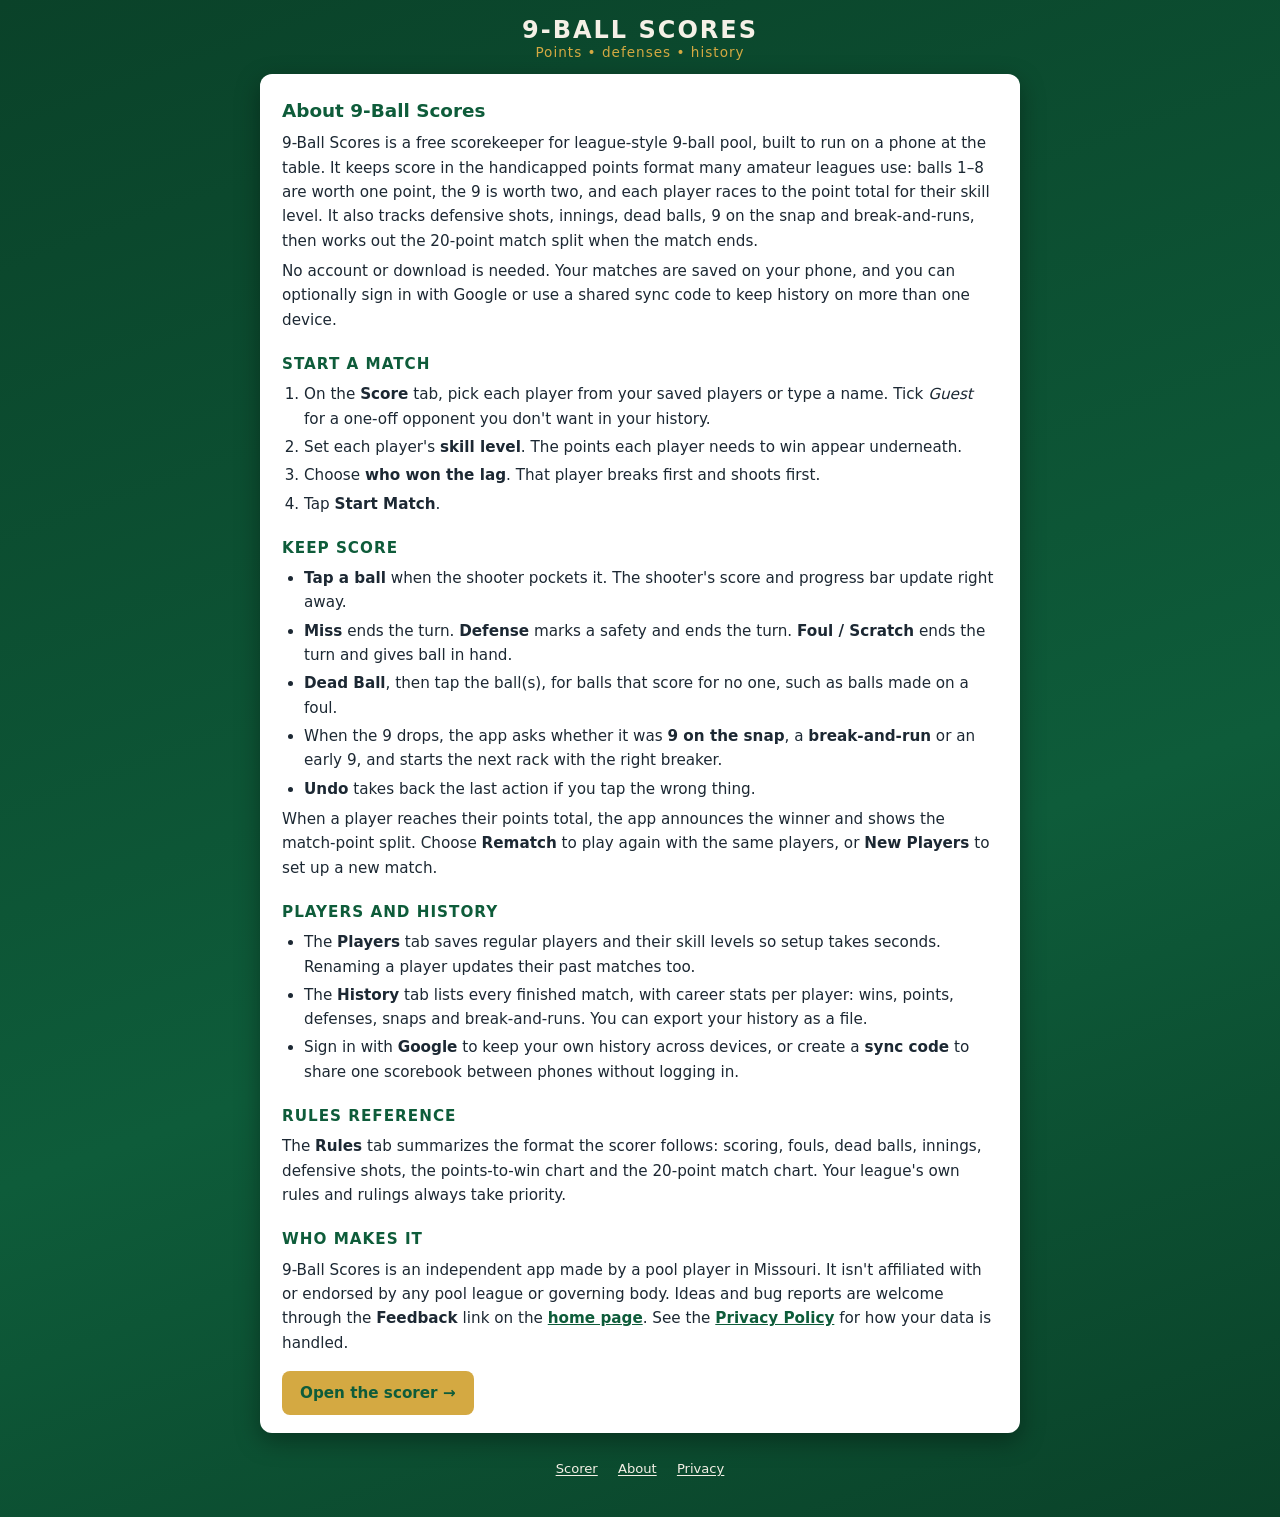
<file: about.html>
<!DOCTYPE html>
<html lang="en">
<head>
<meta charset="UTF-8">
<meta name="viewport" content="width=device-width, initial-scale=1.0">
<title>About · 9-Ball Scores</title>
<meta name="description" content="9-Ball Scores is a free, phone-friendly scorekeeper for handicapped 9-ball pool: points, defenses, break-and-runs, match points and player history.">
<link rel="canonical" href="https://www.9ballscores.com/about">
<script defer src="https://stats.aiformissouri.com/script.js" data-website-id="REPLACE_WITH_9BALLSCORES_UMAMI_WEBSITE_ID"></script>
<link rel="stylesheet" href="/pages.css">
</head>
<body>
<div class="wrap">
  <header>
    <h1><a href="/">9-Ball Scores</a></h1>
    <div class="sub">Points &bull; defenses &bull; history</div>
  </header>

  <main class="panel">
    <h2>About 9-Ball Scores</h2>
    <p>9-Ball Scores is a free scorekeeper for league-style 9-ball pool, built to run on a phone at the table. It keeps score in the handicapped points format many amateur leagues use: balls 1&ndash;8 are worth one point, the 9 is worth two, and each player races to the point total for their skill level. It also tracks defensive shots, innings, dead balls, 9 on the snap and break-and-runs, then works out the 20-point match split when the match ends.</p>
    <p>No account or download is needed. Your matches are saved on your phone, and you can optionally sign in with Google or use a shared sync code to keep history on more than one device.</p>

    <h3>Start a match</h3>
    <ol>
      <li>On the <strong>Score</strong> tab, pick each player from your saved players or type a name. Tick <em>Guest</em> for a one-off opponent you don't want in your history.</li>
      <li>Set each player's <strong>skill level</strong>. The points each player needs to win appear underneath.</li>
      <li>Choose <strong>who won the lag</strong>. That player breaks first and shoots first.</li>
      <li>Tap <strong>Start Match</strong>.</li>
    </ol>

    <h3>Keep score</h3>
    <ul>
      <li><strong>Tap a ball</strong> when the shooter pockets it. The shooter's score and progress bar update right away.</li>
      <li><strong>Miss</strong> ends the turn. <strong>Defense</strong> marks a safety and ends the turn. <strong>Foul / Scratch</strong> ends the turn and gives ball in hand.</li>
      <li><strong>Dead Ball</strong>, then tap the ball(s), for balls that score for no one, such as balls made on a foul.</li>
      <li>When the 9 drops, the app asks whether it was <strong>9 on the snap</strong>, a <strong>break-and-run</strong> or an early 9, and starts the next rack with the right breaker.</li>
      <li><strong>Undo</strong> takes back the last action if you tap the wrong thing.</li>
    </ul>
    <p>When a player reaches their points total, the app announces the winner and shows the match-point split. Choose <strong>Rematch</strong> to play again with the same players, or <strong>New Players</strong> to set up a new match.</p>

    <h3>Players and history</h3>
    <ul>
      <li>The <strong>Players</strong> tab saves regular players and their skill levels so setup takes seconds. Renaming a player updates their past matches too.</li>
      <li>The <strong>History</strong> tab lists every finished match, with career stats per player: wins, points, defenses, snaps and break-and-runs. You can export your history as a file.</li>
      <li>Sign in with <strong>Google</strong> to keep your own history across devices, or create a <strong>sync code</strong> to share one scorebook between phones without logging in.</li>
    </ul>

    <h3>Rules reference</h3>
    <p>The <strong>Rules</strong> tab summarizes the format the scorer follows: scoring, fouls, dead balls, innings, defensive shots, the points-to-win chart and the 20-point match chart. Your league's own rules and rulings always take priority.</p>

    <h3>Who makes it</h3>
    <p>9-Ball Scores is an independent app made by a pool player in Missouri. It isn't affiliated with or endorsed by any pool league or governing body. Ideas and bug reports are welcome through the <strong>Feedback</strong> link on the <a href="/">home page</a>. See the <a href="/privacy">Privacy Policy</a> for how your data is handled.</p>

    <a class="back" href="/">Open the scorer &rarr;</a>
  </main>

  <footer class="site-footer">
    <a href="/">Scorer</a> <a href="/about">About</a> <a href="/privacy">Privacy</a>
  </footer>
</div>
</body>
</html>
</file>
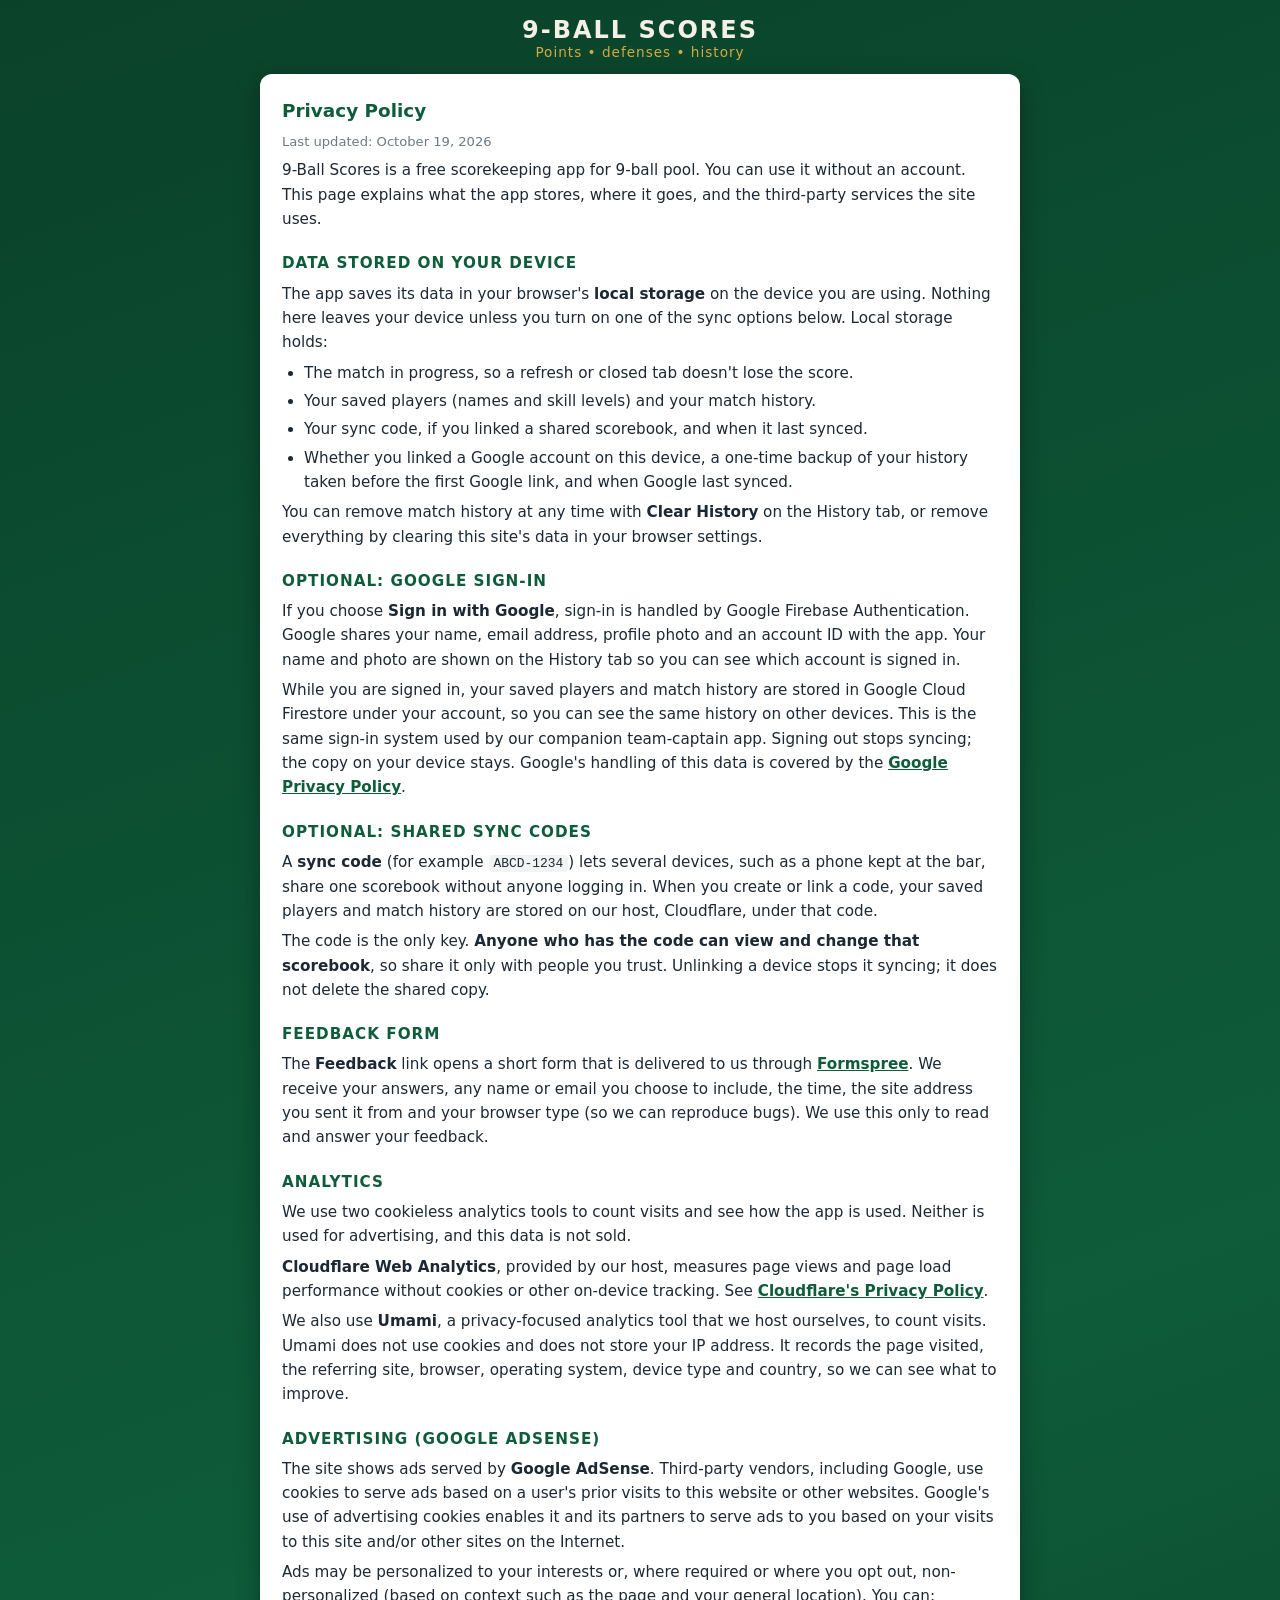
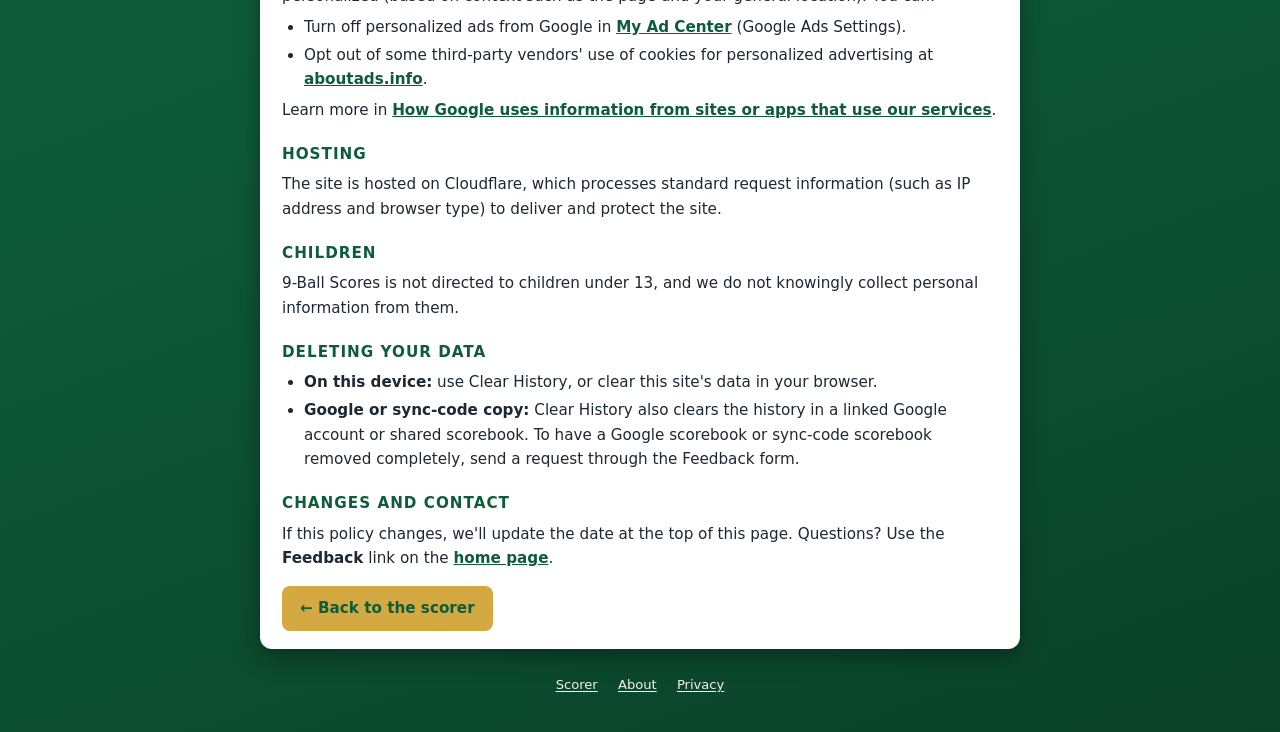
<file: privacy.html>
<!DOCTYPE html>
<html lang="en">
<head>
<meta charset="UTF-8">
<meta name="viewport" content="width=device-width, initial-scale=1.0">
<title>Privacy Policy · 9-Ball Scores</title>
<meta name="description" content="How 9-Ball Scores handles your data: on-device storage, optional Google sign-in, shared sync codes, feedback, analytics and Google AdSense advertising.">
<link rel="canonical" href="https://www.9ballscores.com/privacy">
<script defer src="https://stats.aiformissouri.com/script.js" data-website-id="REPLACE_WITH_9BALLSCORES_UMAMI_WEBSITE_ID"></script>
<link rel="stylesheet" href="/pages.css">
</head>
<body>
<div class="wrap">
  <header>
    <h1><a href="/">9-Ball Scores</a></h1>
    <div class="sub">Points &bull; defenses &bull; history</div>
  </header>

  <main class="panel">
    <h2>Privacy Policy</h2>
    <p class="updated">Last updated: October 19, 2026</p>
    <p>9-Ball Scores is a free scorekeeping app for 9-ball pool. You can use it without an account. This page explains what the app stores, where it goes, and the third-party services the site uses.</p>

    <h3>Data stored on your device</h3>
    <p>The app saves its data in your browser's <strong>local storage</strong> on the device you are using. Nothing here leaves your device unless you turn on one of the sync options below. Local storage holds:</p>
    <ul>
      <li>The match in progress, so a refresh or closed tab doesn't lose the score.</li>
      <li>Your saved players (names and skill levels) and your match history.</li>
      <li>Your sync code, if you linked a shared scorebook, and when it last synced.</li>
      <li>Whether you linked a Google account on this device, a one-time backup of your history taken before the first Google link, and when Google last synced.</li>
    </ul>
    <p>You can remove match history at any time with <strong>Clear History</strong> on the History tab, or remove everything by clearing this site's data in your browser settings.</p>

    <h3>Optional: Google sign-in</h3>
    <p>If you choose <strong>Sign in with Google</strong>, sign-in is handled by Google Firebase Authentication. Google shares your name, email address, profile photo and an account ID with the app. Your name and photo are shown on the History tab so you can see which account is signed in.</p>
    <p>While you are signed in, your saved players and match history are stored in Google Cloud Firestore under your account, so you can see the same history on other devices. This is the same sign-in system used by our companion team-captain app. Signing out stops syncing; the copy on your device stays. Google's handling of this data is covered by the <a href="https://policies.google.com/privacy" target="_blank" rel="noopener">Google Privacy Policy</a>.</p>

    <h3>Optional: shared sync codes</h3>
    <p>A <strong>sync code</strong> (for example <code>ABCD-1234</code>) lets several devices, such as a phone kept at the bar, share one scorebook without anyone logging in. When you create or link a code, your saved players and match history are stored on our host, Cloudflare, under that code.</p>
    <p>The code is the only key. <strong>Anyone who has the code can view and change that scorebook</strong>, so share it only with people you trust. Unlinking a device stops it syncing; it does not delete the shared copy.</p>

    <h3>Feedback form</h3>
    <p>The <strong>Feedback</strong> link opens a short form that is delivered to us through <a href="https://formspree.io/legal/privacy-policy" target="_blank" rel="noopener">Formspree</a>. We receive your answers, any name or email you choose to include, the time, the site address you sent it from and your browser type (so we can reproduce bugs). We use this only to read and answer your feedback.</p>

    <h3>Analytics</h3>
    <p>We use two cookieless analytics tools to count visits and see how the app is used. Neither is used for advertising, and this data is not sold.</p>
    <p><strong>Cloudflare Web Analytics</strong>, provided by our host, measures page views and page load performance without cookies or other on-device tracking. See <a href="https://www.cloudflare.com/privacypolicy/" target="_blank" rel="noopener">Cloudflare's Privacy Policy</a>.</p>
    <p>We also use <strong>Umami</strong>, a privacy-focused analytics tool that we host ourselves, to count visits. Umami does not use cookies and does not store your IP address. It records the page visited, the referring site, browser, operating system, device type and country, so we can see what to improve.</p>

    <h3>Advertising (Google AdSense)</h3>
    <p>The site shows ads served by <strong>Google AdSense</strong>. Third-party vendors, including Google, use cookies to serve ads based on a user's prior visits to this website or other websites. Google's use of advertising cookies enables it and its partners to serve ads to you based on your visits to this site and/or other sites on the Internet.</p>
    <p>Ads may be personalized to your interests or, where required or where you opt out, non-personalized (based on context such as the page and your general location). You can:</p>
    <ul>
      <li>Turn off personalized ads from Google in <a href="https://myadcenter.google.com/" target="_blank" rel="noopener">My Ad Center</a> (Google Ads Settings).</li>
      <li>Opt out of some third-party vendors' use of cookies for personalized advertising at <a href="https://www.aboutads.info/choices/" target="_blank" rel="noopener">aboutads.info</a>.</li>
    </ul>
    <p>Learn more in <a href="https://policies.google.com/technologies/partner-sites" target="_blank" rel="noopener">How Google uses information from sites or apps that use our services</a>.</p>

    <h3>Hosting</h3>
    <p>The site is hosted on Cloudflare, which processes standard request information (such as IP address and browser type) to deliver and protect the site.</p>

    <h3>Children</h3>
    <p>9-Ball Scores is not directed to children under 13, and we do not knowingly collect personal information from them.</p>

    <h3>Deleting your data</h3>
    <ul>
      <li><strong>On this device:</strong> use Clear History, or clear this site's data in your browser.</li>
      <li><strong>Google or sync-code copy:</strong> Clear History also clears the history in a linked Google account or shared scorebook. To have a Google scorebook or sync-code scorebook removed completely, send a request through the Feedback form.</li>
    </ul>

    <h3>Changes and contact</h3>
    <p>If this policy changes, we'll update the date at the top of this page. Questions? Use the <strong>Feedback</strong> link on the <a href="/">home page</a>.</p>

    <a class="back" href="/">&larr; Back to the scorer</a>
  </main>

  <footer class="site-footer">
    <a href="/">Scorer</a> <a href="/about">About</a> <a href="/privacy">Privacy</a>
  </footer>
</div>
</body>
</html>
</file>
<file: pages.css>
/* Shared styles for the static content pages (about, privacy). */
:root {
  --felt: #0e5c3a;
  --felt-dark: #0a4229;
  --cream: #f5f0e6;
  --gold: #d4a942;
  --card: #ffffff;
  --ink: #1c2833;
  --muted: #6b7a86;
  --line: #e5e8ea;
}
* { margin: 0; padding: 0; box-sizing: border-box; }
body {
  font-family: "Segoe UI", system-ui, sans-serif;
  background: linear-gradient(160deg, var(--felt-dark), var(--felt) 60%, var(--felt-dark));
  min-height: 100vh;
  color: var(--ink);
  padding: 16px;
}
.wrap { max-width: 760px; margin: 0 auto; }
header { text-align: center; color: var(--cream); margin-bottom: 14px; }
header h1 { font-size: 1.5rem; letter-spacing: 2px; text-transform: uppercase; }
header h1 a { color: inherit; text-decoration: none; }
header .sub { color: var(--gold); font-size: .85rem; letter-spacing: 1px; }
.panel {
  background: var(--card); border-radius: 12px; padding: 22px 22px 18px;
  box-shadow: 0 8px 24px rgba(0,0,0,.35); margin-bottom: 16px;
  line-height: 1.6; font-size: .95rem;
}
.panel h2 { font-size: 1.15rem; color: var(--felt); margin-bottom: 4px; }
.panel h3 {
  margin: 20px 0 6px; font-size: .95rem; color: var(--felt);
  text-transform: uppercase; letter-spacing: 1px;
}
.panel p { margin: 6px 0; }
.panel ul, .panel ol { padding-left: 22px; margin: 6px 0; }
.panel li { margin-bottom: 4px; }
.panel a { color: var(--felt); font-weight: 600; }
.panel code { font-family: ui-monospace, Consolas, monospace; font-size: .85em; background: #f1f4f3; padding: 1px 5px; border-radius: 4px; }
.updated { color: var(--muted); font-size: .82rem; }
.back {
  display: inline-block; margin-top: 10px; background: var(--gold); color: #3a2c00;
  text-decoration: none; font-weight: 700; padding: 10px 18px; border-radius: 8px;
}
.site-footer {
  text-align: center; color: rgba(245,240,230,.75); font-size: .82rem;
  padding: 8px 0 20px; line-height: 1.8;
}
.site-footer a, .site-footer button.linkish {
  color: var(--cream); text-decoration: underline; text-underline-offset: 2px;
  background: none; border: 0; padding: 0; font: inherit; cursor: pointer; margin: 0 8px;
}
</file>
